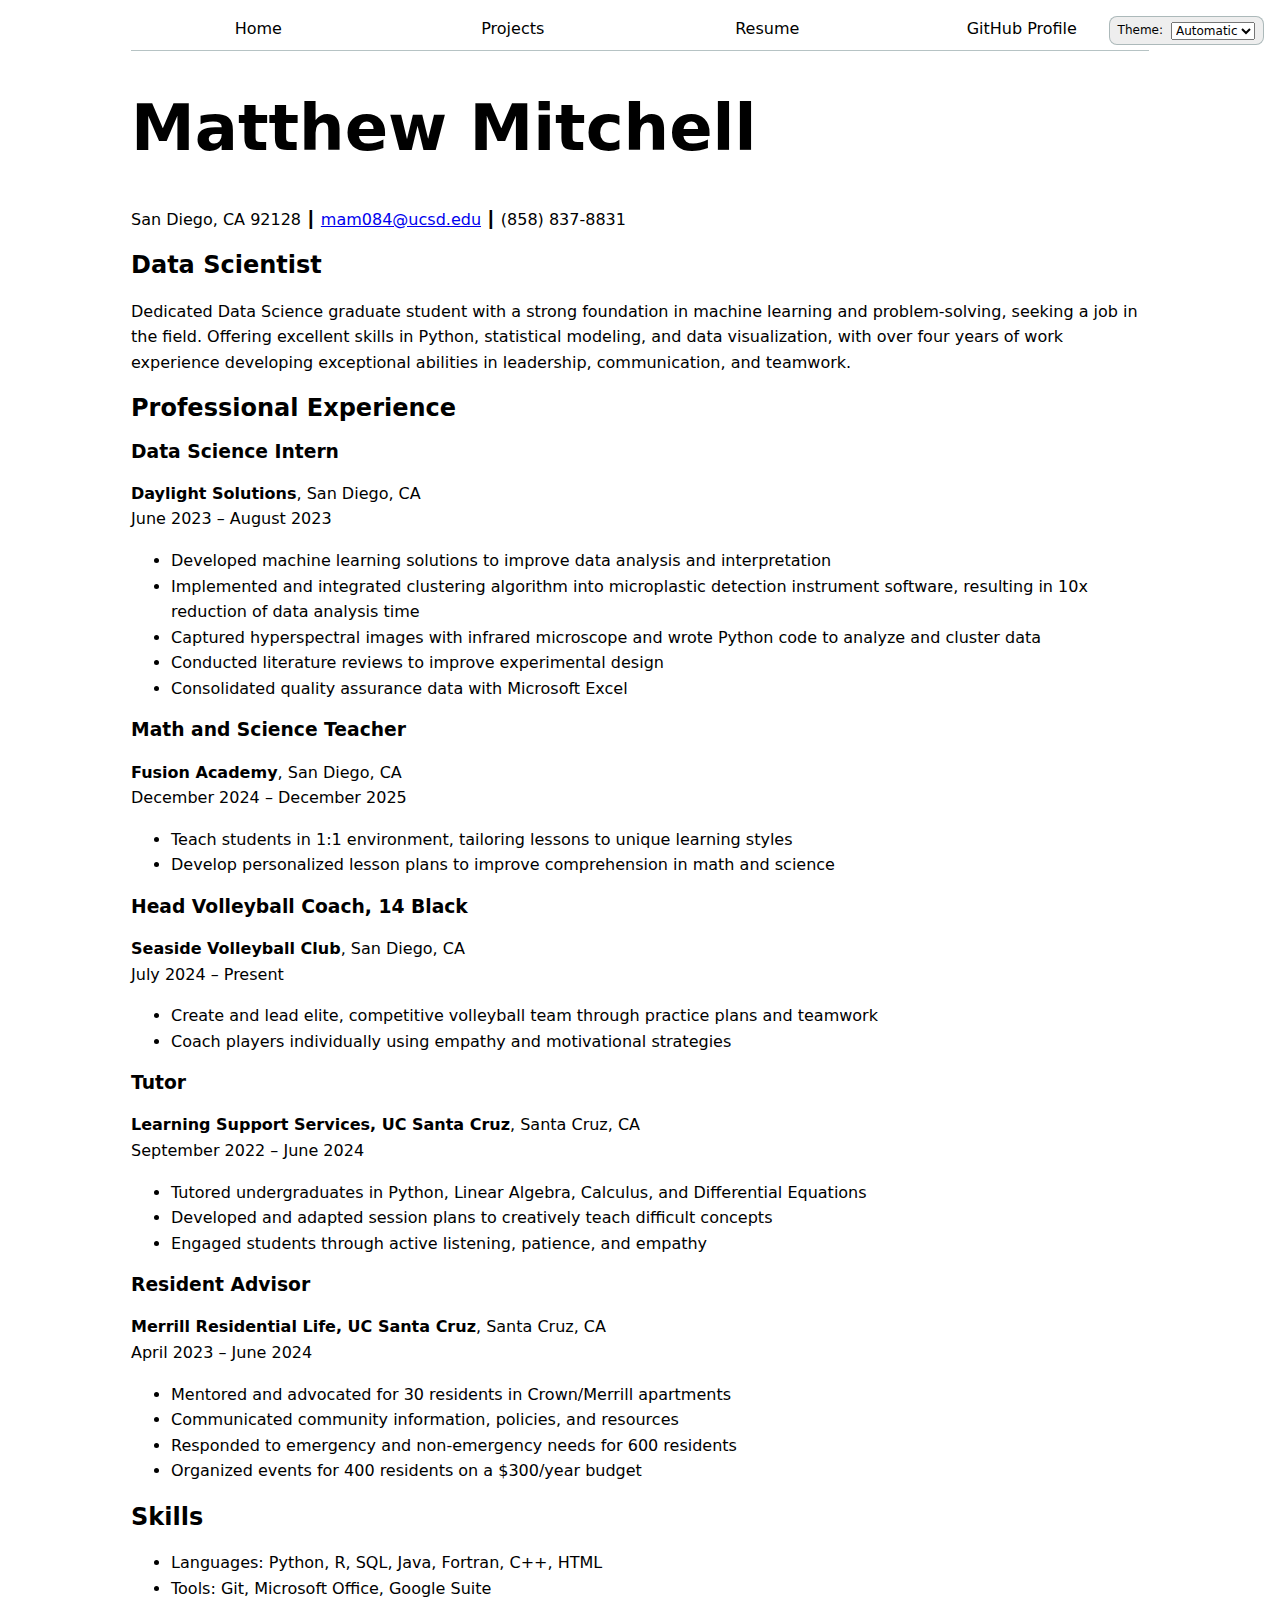
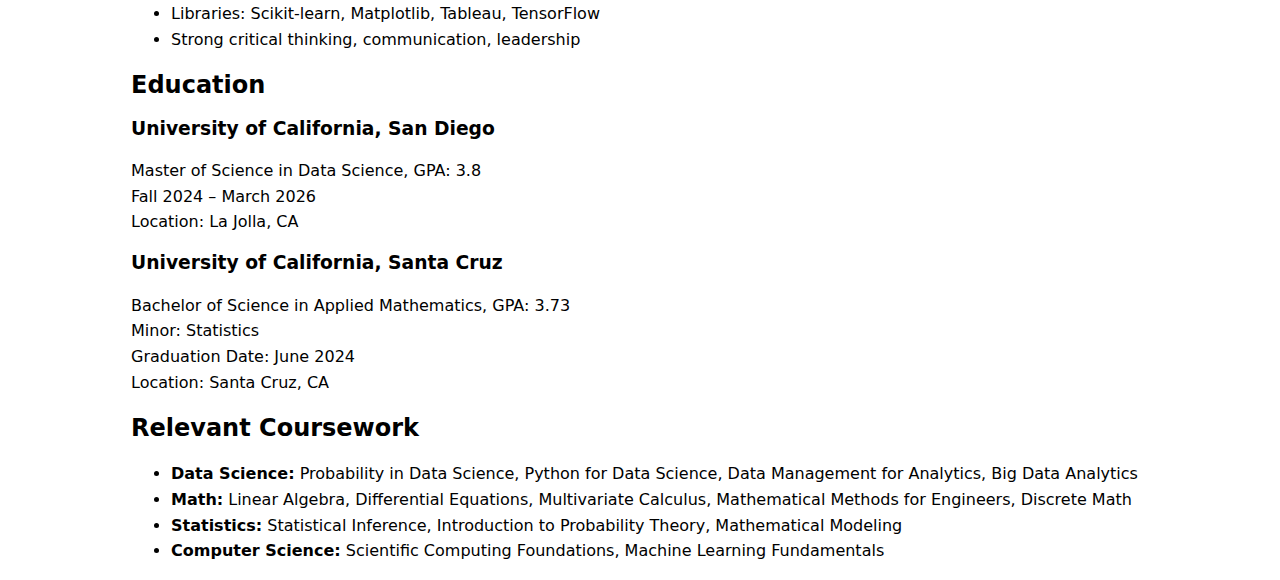
<file: CV/index.html>
<!DOCTYPE html>
<html lang="en">
<head>
    <meta charset="UTF-8">
    <meta name="viewport" content="width=device-width, initial-scale=1.0">
    <link rel="stylesheet" href="../style.css">
    <title>Resume</title>
    <script src="../global.js" type="module"></script>
</head>


<body class="CV">

    <!-- <nav>
    <a href="https://mam084.github.io/portfolio/">Home</a>
    <a href="https://mam084.github.io/portfolio/projects/">Project</a>
    <a href="https://mam084.github.io/portfolio/CV/">CV</a>
    <a href="https://github.com/mam084" target="_blank">GitHub Profile</a>
    </nav> -->
  <header>
    <h1>Matthew Mitchell</h1>
    <p>San Diego, CA 92128 ┃ 
       <a href="mailto:mam084@ucsd.edu">mam084@ucsd.edu</a> ┃ 
       (858) 837-8831
    </p>
  </header>

  <main>
    <section>
      <header><h2>Data Scientist</h2></header>
      <p>Dedicated Data Science graduate student with a strong foundation in machine learning and problem-solving, seeking a job in the field. Offering excellent skills in Python, statistical modeling, and data visualization, with over four years of work experience developing exceptional abilities in leadership, communication, and teamwork.</p>
    </section>

    <section>
      <header><h2>Professional Experience</h2></header>

      <article>
        <h3>Data Science Intern</h3>
        <p><strong>Daylight Solutions</strong>, San Diego, CA<br>
          <time datetime="2023-06">June 2023</time> – 
          <time datetime="2023-08">August 2023</time>
        </p>
        <ul>
          <li>Developed machine learning solutions to improve data analysis and interpretation</li>
          <li>Implemented and integrated clustering algorithm into microplastic detection instrument software, resulting in 10x reduction of data analysis time</li>
          <li>Captured hyperspectral images with infrared microscope and wrote Python code to analyze and cluster data</li>
          <li>Conducted literature reviews to improve experimental design</li>
          <li>Consolidated quality assurance data with Microsoft Excel</li>
        </ul>
      </article>

      <article>
        <h3>Math and Science Teacher</h3>
        <p><strong>Fusion Academy</strong>, San Diego, CA<br>
          <time datetime="2024-12">December 2024</time> – <time datetime="2025-12">December 2025</time>
        </p>
        <ul>
          <li>Teach students in 1:1 environment, tailoring lessons to unique learning styles</li>
          <li>Develop personalized lesson plans to improve comprehension in math and science</li>
        </ul>
      </article>

      <article>
        <h3>Head Volleyball Coach, 14 Black</h3>
        <p><strong>Seaside Volleyball Club</strong>, San Diego, CA<br>
          <time datetime="2024-07">July 2024</time> – Present
        </p>
        <ul>
          <li>Create and lead elite, competitive volleyball team through practice plans and teamwork</li>
          <li>Coach players individually using empathy and motivational strategies</li>
        </ul>
      </article>

      <article>
        <h3>Tutor</h3>
        <p><strong>Learning Support Services, UC Santa Cruz</strong>, Santa Cruz, CA<br>
          <time datetime="2022-09">September 2022</time> – 
          <time datetime="2024-06">June 2024</time>
        </p>
        <ul>
          <li>Tutored undergraduates in Python, Linear Algebra, Calculus, and Differential Equations</li>
          <li>Developed and adapted session plans to creatively teach difficult concepts</li>
          <li>Engaged students through active listening, patience, and empathy</li>
        </ul>
      </article>

      <article>
        <h3>Resident Advisor</h3>
        <p><strong>Merrill Residential Life, UC Santa Cruz</strong>, Santa Cruz, CA<br>
          <time datetime="2023-04">April 2023</time> – 
          <time datetime="2024-06">June 2024</time>
        </p>
        <ul>
          <li>Mentored and advocated for 30 residents in Crown/Merrill apartments</li>
          <li>Communicated community information, policies, and resources</li>
          <li>Responded to emergency and non-emergency needs for 600 residents</li>
          <li>Organized events for 400 residents on a $300/year budget</li>
        </ul>
      </article>
    </section>

    <section>
      <header><h2>Skills</h2></header>
      <ul>
        <li>Languages: Python, R, SQL, Java, Fortran, C++, HTML</li>
        <li>Tools: Git, Microsoft Office, Google Suite</li>
        <li>Libraries: Scikit-learn, Matplotlib, Tableau, TensorFlow</li>
        <li>Strong critical thinking, communication, leadership</li>
      </ul>
    </section>

    <section>
      <header><h2>Education</h2></header>
      <article>
        <h3>University of California, San Diego</h3>
        <p>Master of Science in Data Science, GPA: 3.8<br>
          <time datetime="2024-09">Fall 2024</time> – 
          <time datetime="2026-03">March 2026</time><br>
          Location: La Jolla, CA
        </p>
      </article>
      <article>
        <h3>University of California, Santa Cruz</h3>
        <p>Bachelor of Science in Applied Mathematics, GPA: 3.73<br>
          Minor: Statistics<br>
          Graduation Date: <time datetime="2024-06">June 2024</time><br>
          Location: Santa Cruz, CA
        </p>
      </article>
    </section>

    <section>
      <header><h2>Relevant Coursework</h2></header>
      <ul>
        <li><strong>Data Science:</strong> Probability in Data Science, Python for Data Science, Data Management for Analytics, Big Data Analytics</li>
        <li><strong>Math:</strong> Linear Algebra, Differential Equations, Multivariate Calculus, Mathematical Methods for Engineers, Discrete Math</li>
        <li><strong>Statistics:</strong> Statistical Inference, Introduction to Probability Theory, Mathematical Modeling</li>
        <li><strong>Computer Science:</strong> Scientific Computing Foundations, Machine Learning Fundamentals</li>
      </ul>
    </section>
  </main>
</body>
</html>
</file>
<file: style.css>
html {
  --color-accent: oklch(65% 50% 0);
  accent-color: var(--color-accent);
  color-scheme: light dark;
  background: Canvas;
  color: CanvasText;
}

label.color-scheme {
  position: absolute;
  top: 1rem;
  right: 1rem;
  font-size: 0.75rem;
  font-family: inherit;
  display: inline-flex;
  align-items: center;
  gap: 0.5rem;
  padding: 0.25rem 0.5rem;
  background: color-mix(in oklab, Canvas 85%, CanvasText 5%);
  border: 1px solid oklch(50% 10% 200 / 40%);
  border-radius: 8px;
}

label.color-scheme select {
  font: inherit;
}

body {
  font: 100%/1.5 system-ui;
  max-width: 100ch;        /* scales with font size; try 70–100ch */
  margin-inline: auto;     /* centers horizontally */
  padding-inline: 1rem;    /* keeps content off the edges on small screens */
  line-height: 1.6;        /* from Lab 1 vibe */
  font-family: system-ui, -apple-system, Segoe UI, Roboto, Arial, sans-serif;
}


nav ul,
nav li {
  display: contents;   /* removes bullets and wrapper box effects */
}

/* Nav container */
nav {
  --border-color: oklch(50% 10% 200 / 40%);
  display: flex;                             
  text-align: center;                        
  margin-bottom: 1em;                        
  border-bottom: 1px solid var(--border-color);
}

/* Nav links */
nav a {
  flex: 1;                 
  display: inline-block;   /* let padding/border behave nicely */
  padding: 0.5em;          /* recommended spacing */
  text-decoration: none;   /* remove underline */
  color: inherit;          /* inherit text color */
}

/* Current page link */
nav a.current {
  border-bottom: 0.4em solid oklch(80% 3% 200); /* thick baseline */
  padding-bottom: 0.1em;                        /* offset border height */
}

/* Hover state uses accent color */
nav a:hover {
  border-bottom: 0.4em solid var(--color-accent);
  padding-bottom: 0.1em; /* keep height consistent on hover */
  background-color: color-mix(in oklch, var(--color-accent), canvas 85%);
}

.contact-form {
  display: grid;
  grid-template-columns: auto 1fr;  /* label column + input column */
  gap: 1em;                         /* spacing between rows/columns */
}

.contact-form label {
  align-self: center;               /* vertically center label text */
}

.contact-form input,
.contact-form textarea {
  width: 100%;                      /* fill available space */
  box-sizing: border-box;           /* include padding/border in width */
  font: inherit;
  border: 1px solid #292626;
  padding: 0.5em;
}

.contact-form button {
  grid-column: 1 / -1;              /* make button span full width */
  padding: 0.5em 1em;
  font: inherit;
  cursor: pointer;
}

.projects {
  display: grid;
  grid-template-columns: repeat(auto-fill, minmax(15em, 1fr));
  gap: 1em;                 /* space between articles */
  grid-auto-rows: auto;     /* define row sizing for subgrid to latch onto */
  align-items: start;       /* prevent stretched cards */
}

/* ========== Card layout with subgrid (children) ========== */
/* Use subgrid on rows so inner pieces (img, h2, text) align across columns */
@supports (grid-template-rows: subgrid) {
  .projects > article {
    display: grid;
    grid-template-rows: subgrid; /* inherit the parent row tracks */
    grid-row: span 3;            /* each article spans 3 rows of the parent */
    gap: 0.5em;                  /* space within each article */
  }

  /* Place content on consistent rows */
  .projects > article img {
    grid-row: 1;
    width: 100%;
    aspect-ratio: 4 / 3;         /* keeps images the same visual height */
    object-fit: cover;           /* crops to fill without distortion */
    display: block;
  }

  .projects > article h2 {
    grid-row: 2;
    margin: 0;                   /* avoid extra spacing */
  }

  .projects > article p {
    grid-row: 3;
    margin: 0;
  }
}

h1 { font-size: 400%; }      /* clearly larger than h2 for contrast */

h1, h2, h3, h4, h5, h6 {
  line-height: 1.1;          /* tighter leading for headings */
  text-wrap: balance;        /* nicer line breaks for multi-line headings */
}

/* ===== CV page ===== */
.cv main { display: grid; gap: 1.75rem; }

/* Name & contact */
.cv > header { margin-block: 1.5rem 1rem; text-align: center; }
.cv > header h1 { margin: 0 0 0.25rem 0; } /* big size already global */
.cv > header p { margin: 0; opacity: 0.85; font-size: 0.95rem; }
.cv > header a:hover { text-decoration: underline; text-decoration-color: var(--color-accent); }

/* Section headers */
.cv main > section > header h2 {
  margin: 0 0 0.5rem 0;
  border-bottom: 2px solid oklch(80% 3% 200);
  padding-bottom: 0.25rem;
}

/* Entry titles & meta */
.cv article h3 { margin: 0 0 0.25rem 0; font-weight: 600; }
.cv article p:first-of-type { margin: 0 0 0.5rem 0; font-size: 0.95rem; opacity: 0.9; }

/* Lists */
.cv ul { margin: 0.25rem 0 1rem 1.25rem; padding: 0; }
.cv li { margin-block: 0.25rem; }
.cv li::marker { color: var(--color-accent); }

/* Section rhythm */
.cv main > section { padding-block: 0.5rem 0.75rem; }
.cv main > section + section { border-top: 1px solid oklch(92% 2% 200); }

/* Links inside CV body */
.cv a { text-decoration: none; color: inherit;
  border-bottom: 1px solid color-mix(in oklch, var(--color-accent) 40%, transparent); }
.cv a:hover { border-bottom-color: var(--color-accent); }

/* Responsive tweaks */
@media (max-width: 520px) {
  .cv > header p, .cv article p:first-of-type { font-size: 0.9rem; }
}

/* Print */
@media print {
  nav { display: none; }
  body { max-width: none; padding: 0; }
  .cv a { border: none; text-decoration: underline; }
  .cv main > section + section { border-top: 1px solid #000; }
}

.profile-stats__title { margin-bottom: 0.5rem; }
.profile-stats__grid {
  display: grid;
  grid-template-columns: repeat(4, 1fr); /* four equal columns */
  gap: 0.5rem 1rem;
  align-items: baseline;
  margin: 0;
}
.profile-stats__grid dt,
.profile-stats__grid dd {
  margin: 0;
}
.profile-stats__grid dt { 
  font-weight: 600;
  grid-row: 1;               /* all labels on row 1 */
  justify-self: start;
}
.profile-stats__grid dd { 
  grid-row: 2;               /* all values on row 2 */
  justify-self: start;
}

.project-title { display: flex; align-items: baseline; gap: .5rem; }
.project-year {
  font-size: .85em;
  line-height: 1;
  padding: .15em .45em;
  border-radius: .5em;
  background: hsl(220 15% 92%);
  color: hsl(220 25% 30%);
}
.project-link { text-decoration: underline; }

.project-footer {
  margin-top: 0.75rem;
}

.project-body {
  margin-top: 0.5rem;
}

.project-description {
  margin-bottom: 0.25rem;
}

.project-links {
  display: flex;
  gap: 0.75rem;
  flex-wrap: wrap;
  margin-top: 0.25rem;
}
/* ===== Projects pie chart & legend ===== */
.projects-pie-container {
  display: flex;
  align-items: center;
  gap: 1.25rem;
  margin-block: 1rem 1.5rem;
}

#projects-pie-plot {
  max-width: 20em;
  margin-block: 0.5em;
  overflow: visible; /* ensure hovers aren't clipped */
}

/* Smooth hover transitions and clickability */
#projects-pie-plot path {
  transition: 300ms;
  cursor: pointer;
}

/* When any slice is hovered, fade the rest a bit (but only if a slice is actually hovered) */
#projects-pie-plot:has(path:hover) path:not(:hover) {
  opacity: 0.5;
}

/* Legend layout */
.legend {
  --legend-gap: 0.75rem;
  display: grid;
  grid-template-columns: repeat(auto-fill, minmax(9em, 1fr));
  gap: 1rem var(--legend-gap);
  padding: 0.75rem;
  border: 1px solid oklch(50% 10% 200 / 40%);
  border-radius: 0.5rem;
  margin: 0;               /* reset default ul margins */
  list-style: none;        /* remove bullets */
  flex: 1;                 /* let legend use remaining width */
}

.legend .legend-item {
  display: flex;
  align-items: center;
  gap: 0.5rem;             /* must be smaller than grid gap (proximity) */
  min-width: 0;            /* avoid overflow */
  cursor: pointer;
}

.legend .legend-item .swatch {
  display: inline-block; 
  width: 0.9em;
  height: 0.9em;
  aspect-ratio: 1 / 1;
  border-radius: 0.2em;    /* slight rounding; use 50% for a circle */
  background: var(--color);
  flex: 0 0 auto;          /* fixed size */
}

.legend .legend-item em {
  opacity: 0.8;
  font-style: normal; /* visually cleaner, still semantically present */
}

/* Selected state (both slice and legend item) */
.selected {
  --color: oklch(60% 45% 0) !important;
}
.selected:is(path) {
  fill: var(--color);
}


/* Optional: compact the search field a bit */
.searchBar {
  display: block;
  width: 100%;
  box-sizing: border-box;
  margin: 0 0 1rem 0;
  padding: 0.5rem 0.75rem;
  font: inherit;
  border: 1px solid oklch(50% 10% 200 / 40%);
  border-radius: 0.5rem;
}


/* ===== Meta stats (dl.stats) ===== */
.stats {
  display: grid;
  grid-template-columns: max-content 1fr;
  gap: 0.25rem 1rem;
  margin: 1rem 0 2rem;
  line-height: 1.3;
}
.stats dt {
  font-weight: 600;
  text-transform: uppercase;
  letter-spacing: 0.02em;
  opacity: 0.8;
}
.stats dd {
  margin: 0;
  font-variant-numeric: tabular-nums;
}
abbr[title] {
  text-decoration: none;
  border-bottom: 1px dotted currentColor;
  cursor: help;
}
@media (max-width: 520px) {
  .stats {
    grid-template-columns: 1fr;   /* stack terms and values on small screens */
    gap: 0.25rem 0.5rem;
  }
  .stats dt {
    opacity: 0.9;
  }
}


/* ===== Scatterplot & tooltip styles ===== */
.gridlines .tick line {
  stroke: currentColor;
  opacity: 0.15;
}

.dots circle {
  transition: 200ms;
  transform-origin: center;
  transform-box: fill-box;
}
.dots circle:hover {
  transform: scale(1.5);
}

/* Generic description list for info blocks */
dl.info {
  display: grid;
  grid-template-columns: max-content 1fr;
  gap: 0.25rem 0.75rem;
  margin: 0.5rem 0;
  padding: 0.5rem 0.75rem;
  border-radius: 0.5rem;
  background: rgba(255,255,255,0.9);
  box-shadow: 0 4px 14px rgba(0,0,0,0.12);
  backdrop-filter: blur(6px);
  transition-duration: 500ms;
  transition-property: opacity, visibility;
  color: inherit;
}

dl.info dt {
  font-weight: 600;
  opacity: 0.8;
  text-transform: uppercase;
  letter-spacing: 0.02em;
}
dl.info dd { margin: 0; }

/* Tooltip position & visibility */
.tooltip {
  position: fixed;
  top: 1em;
  left: 1em;
  z-index: 10;
}

dl.info[hidden]:not(:hover, :focus-within) {
  opacity: 0;
  visibility: hidden;
}

@media (prefers-color-scheme: dark) {
  dl.info {
    background: rgba(28,28,30,0.9);
    box-shadow: 0 6px 18px rgba(0,0,0,0.4);
  }
  .gridlines .tick line { opacity: 0.25; }
}


/* ===== Scatterplot gridlines ===== */
.gridlines line {
  stroke: currentColor;
  opacity: 0.15;
}

/* ===== Info definition lists (reusable) ===== */
dl.info {
  display: grid;
  grid-template-columns: max-content 1fr;
  gap: 0.25rem 1rem;
  margin-top: 0.75rem;
  padding: 0.5rem 0.75rem;
  border-radius: 0.5rem;
  background: rgba(255,255,255,0.85);
  box-shadow: 0 4px 16px rgba(0,0,0,0.12);
  transition-duration: 500ms;
  transition-property: opacity, visibility;
  color: inherit;
}

dl.info dt {
  font-weight: 600;
  opacity: 0.75;
}

dl.info dd {
  margin: 0;
  font-variant-numeric: tabular-nums;
}

/* Tooltip placement */
.tooltip {
  position: fixed;
  top: 1em;
  left: 1em;
  z-index: 1000;
  backdrop-filter: saturate(120%) blur(2px);
}

dl.info[hidden]:not(:hover, :focus-within) {
  opacity: 0;
  visibility: hidden;
}

/* Hover affordance for dots */
circle {
  transition: 200ms;
  transform-origin: center;
  transform-box: fill-box;
}
circle:hover {
  transform: scale(1.5);
}


/* ===== Brush styling (Step 5.3) ===== */
@keyframes marching-ants {
  to { stroke-dashoffset: -8; }
}
.selection {
  fill-opacity: 0.1;
  stroke: black;
  stroke-opacity: 0.7;
  stroke-dasharray: 5 3;
  animation: marching-ants 2s linear infinite;
}

/* Highlight selected dots */
circle.selected {
  fill: #ff6b6b;
  stroke: currentColor;
  stroke-width: 0.75;
}

.size-legend { display: none; }

/* === File unit visualization (Step 2) === */
#files {
  display: grid;
  grid-template-columns: 1fr 4fr;
  gap: 0.4rem 1rem;
  margin-block: 2rem;
}

#files > div {
  grid-column: 1 / -1;
  display: grid;
  grid-template-columns: subgrid;
}

#files dt {
  grid-column: 1;
}

#files dd {
  grid-column: 2;
  display: flex;
  flex-wrap: wrap;
  align-items: flex-start;
  align-content: flex-start;
  gap: 0.15em;
  padding-top: 0.6em;
  margin-left: 0;
}

#files dt code {
  font-family: ui-monospace, SFMono-Regular, Menlo, Monaco, Consolas, "Liberation Mono", "Courier New", monospace;
}

#files dt code small {
  display: block;
  font-size: 0.8em;
  opacity: 0.7;
}

/* Individual line units */
.loc {
  display: flex;
  width: 0.5em;
  aspect-ratio: 1;
  background: var(--color, steelblue);
  border-radius: 50%;
}

/* === Scrollytelling layout (Step 3.1) === */
#scrolly-1 {
  position: relative;
  display: flex;
  gap: 1rem;
  margin-block: 2rem;
}

#scrolly-1 > * {
  flex: 1;
}

#scatter-story {
  position: relative;
}

#scatter-story .step {
  padding-block: 1.5rem 2rem;
  border-bottom: 1px solid oklch(90% 3% 200 / 60%);
}

#scatter-story .step:last-child {
  border-bottom: none;
}

#scatter-plot {
  position: sticky;
  top: 0;
  left: 0;
  bottom: auto;
  height: 50vh; /* required for sticky to have an effect */
  display: flex;
  flex-direction: column;
  justify-content: flex-start;
}

/* Make the chart consume most of the sticky height */
#scatter-plot #chart {
  flex: 1;
}

/* Responsive: stack scrolly columns on small screens */
@media (max-width: 700px) {
  #scrolly-1 {
    flex-direction: column;
  }
  #scatter-plot {
    position: static;
    height: auto;
  }
}
/* === Commit time slider (Step 1.1) === */
#commit-filter {
  margin-block: 1rem;
}

#commit-filter label {
  display: flex;
  align-items: baseline;
  gap: 0.75rem;
}

#commit-progress {
  flex: 1;
}

#commit-time {
  margin-left: auto;
  font-variant-numeric: tabular-nums;
  opacity: 0.85;
}
/* Dots in scatter plot: add radius-dependent transitions */
.dots circle {
  transition: all 200ms, r calc(var(--r) * 100ms);
  transform-origin: center;
  transform-box: fill-box;
  @starting-style {
    r: 0;
  }
}
</file>
